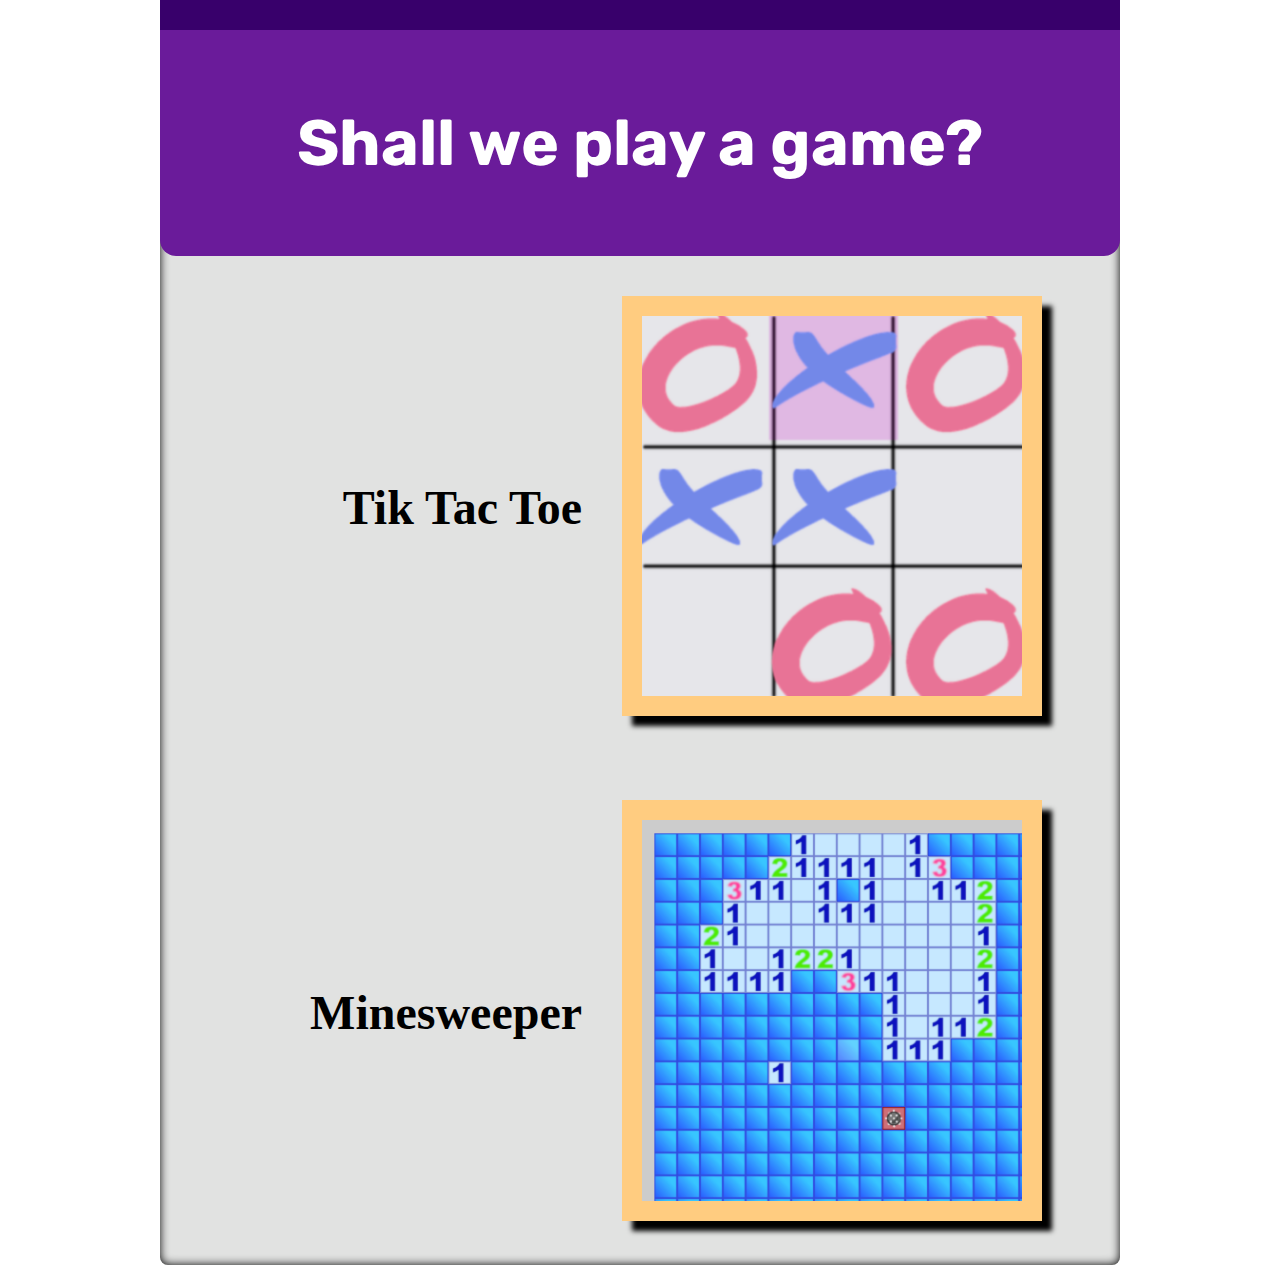
<file: index.html>
<!DOCTYPE html>
<html lang="en" dir="ltr">
  <head>
    <meta charset="utf-8">
    <link href="https://fonts.googleapis.com/css?family=Baloo+Chettan|Rubik:400i" rel="stylesheet">
    <link rel="stylesheet" href="css/normalize.css">
    <link rel="stylesheet" href="css/master.css">
    <title>Game Select</title>
  </head>
  
  <body>
    <div class="container">
      <header>
        <h1>Shall we play a game?</h1>
      </header>

      <main>
        <div class="wrapper">
          <h2 class="gameName">Tik Tac Toe</h2>
          <a  href="tic-tac-toe.html"><img class="gameImage" src="images/thumbnail-x-n-o.png" alt="Tik Tac Toe"></a>
        </div>

        <div class="wrapper">
          <h2 class="gameName">Minesweeper</h2>
          <a  href="minesweeper.html"><img class="gameImage" src="images/thumbnail-minesweep.png" alt="Minesweeper"></a>
        </div>
      </main>

    </div>
  </body>
</html>
</file>
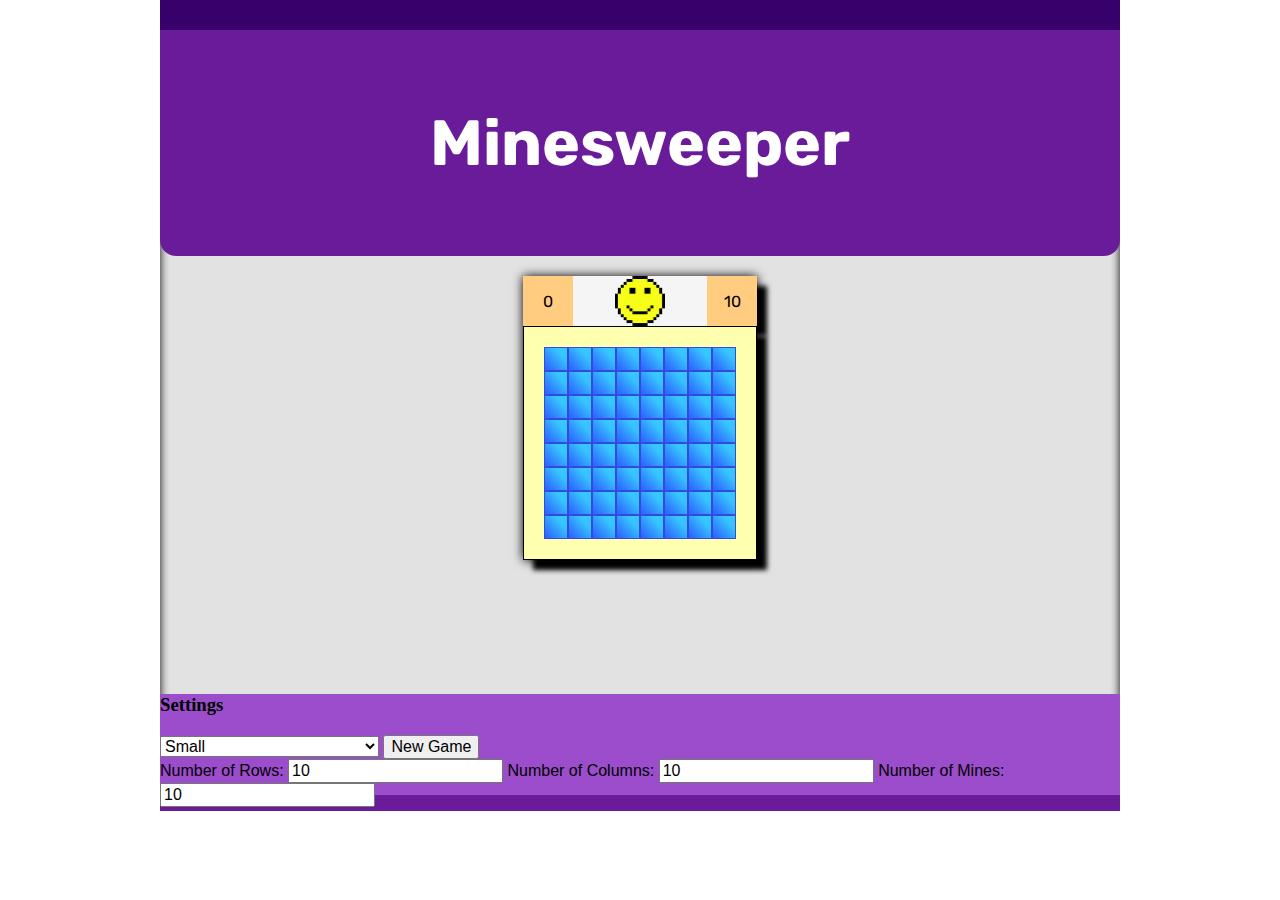
<file: minesweeper.html>
<!DOCTYPE html>
<html lang="en" dir="ltr">
  <head>
    <meta charset="utf-8">
    <link href="https://fonts.googleapis.com/css?family=Baloo+Chettan|Rubik:400i" rel="stylesheet">
    <link rel="stylesheet" href="css/normalize.css">
    <link rel="stylesheet" href="css/master.css">
    <link rel="stylesheet" href="css/minesweeper.css">

    <title>Mine Sweeper</title>

    <script src="js/minesweeper.js"></script>
    <script src="js/jQuery.js"></script>
    <script src="js/msjQ.js"></script>
  </head>

  <body>
    <div class="container">
      <header>
        <h1>Minesweeper</h1>
      </header>

      <main>
        <div class="game-container">
          
          <div class="game-info">
            <div class="info-text">
              <p id="timer">123</p>
            </div>
            <img id='smiley'>
            <div class="info-text">
              <p id="mines">99</p>
            </div>
          </div>

          <div class="game">
          </div>
        </div>

      </main>

      <footer>
        <h3>Settings</h3>
        <select id="game-select">
          <option value="small">Small</option>
          <option value="medium">Medium</option>
          <option value="large">Large</option>
          <option value="custom">Custom</option>
          <option value="">--Please choose an option--</option>
        </select>
        <input id="newGame" type="button" value="New Game" />

        <br />
        <label for="custom-rows">Number of Rows:</label>
        <input id="custom-rows" type="number" max='35'value="10"/>
        <label for="custom-columns">Number of Columns:</label>
        <input id="custom-columns" type="number" value="10"/>
        <label for="custom-mines">Number of Mines:</label>
        <input id="custom-mines" type="number" min='1' value="10"/>
      </footer>
    </div>
  </body>
</html>
</file>
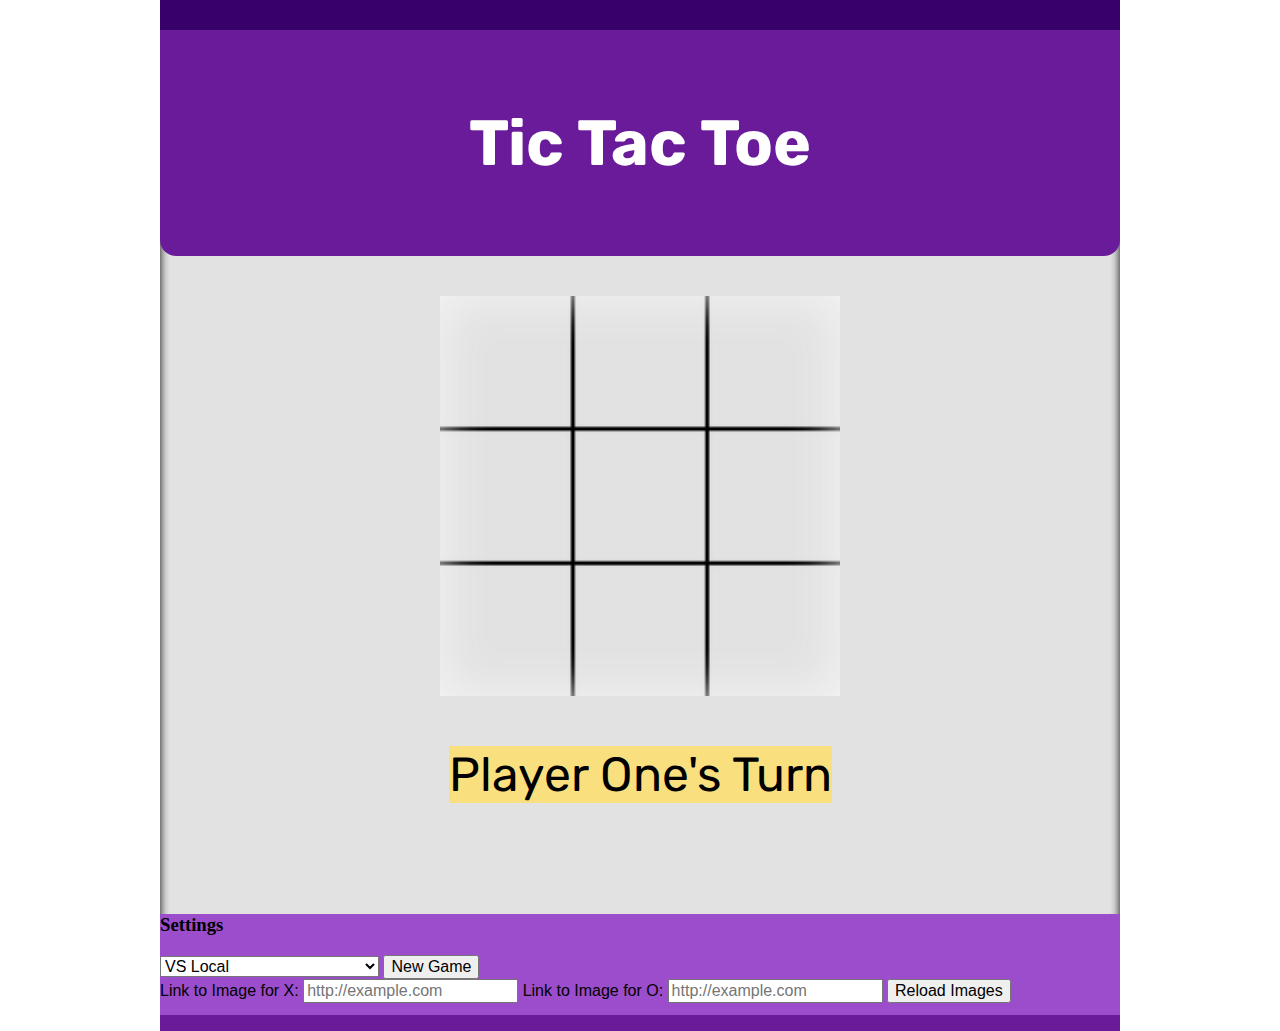
<file: tic-tac-toe.html>
<!DOCTYPE html>
<html lang="en" dir="ltr">
  <head>
    <meta charset="utf-8">
    <link href="https://fonts.googleapis.com/css?family=Baloo+Chettan|Rubik:400i" rel="stylesheet">
    <link rel="stylesheet" href="css/normalize.css">
    <link rel="stylesheet" href="css/master.css">
    <link rel="stylesheet" href="css/tic-tac-toe.css">

    <title>Tic Tac Toe</title>

    <script src="js/tic-tac-toe.js"></script>
    <script src="js/jQuery.js"></script>
    <script src="js/tttjQ.js"></script>
  </head>

  <body>
    <div class="container">
      <header>
        <h1>Tic Tac Toe</h1>
      </header>

      <main>
        <div class='game'>
          <div class="grid">
              <div class="button" id="id0"><img class='move'></div>
              <div class="button" id="id1"><img class='move'></div>
              <div class="button" id="id2"><img class='move'></div>
              <div class="button" id="id3"><img class='move'></div>
              <div class="button" id="id4"><img class='move'></div>
              <div class="button" id="id5"><img class='move'></div>
              <div class="button" id="id6"><img class='move'></div>
              <div class="button" id="id7"><img class='move'></div>
              <div class="button" id="id8"><img class='move'></div>
          </div>
          <p class='help'>How goes the game?</p>

        </div>
      </main>

      <footer>
        <h3>Settings</h3>
        <select id="game-select">
          <option value="vsLocal">VS Local</option>
          <option value="aiEasy">AI Easy</option>
          <option value="aiHard">AI Hard</option>
          <option value="vsOnline">VS Online/NA</option>
          <option value="">--Please choose an option--</option>
        </select>
        <input id="newGame" type="button" value="New Game" />
        <br>
        <label for="x-img">Link to Image for X:</label>
        <input id="x-img" type="url" placeholder="http://example.com"/>
        <label for="o-img">Link to Image for O:</label>
        <input id="o-img" type="url" placeholder="http://example.com"/>
        <input type="button" id="reload-img" value="Reload Images">
      </footer>
    </div>
  </body>
</html>
</file>
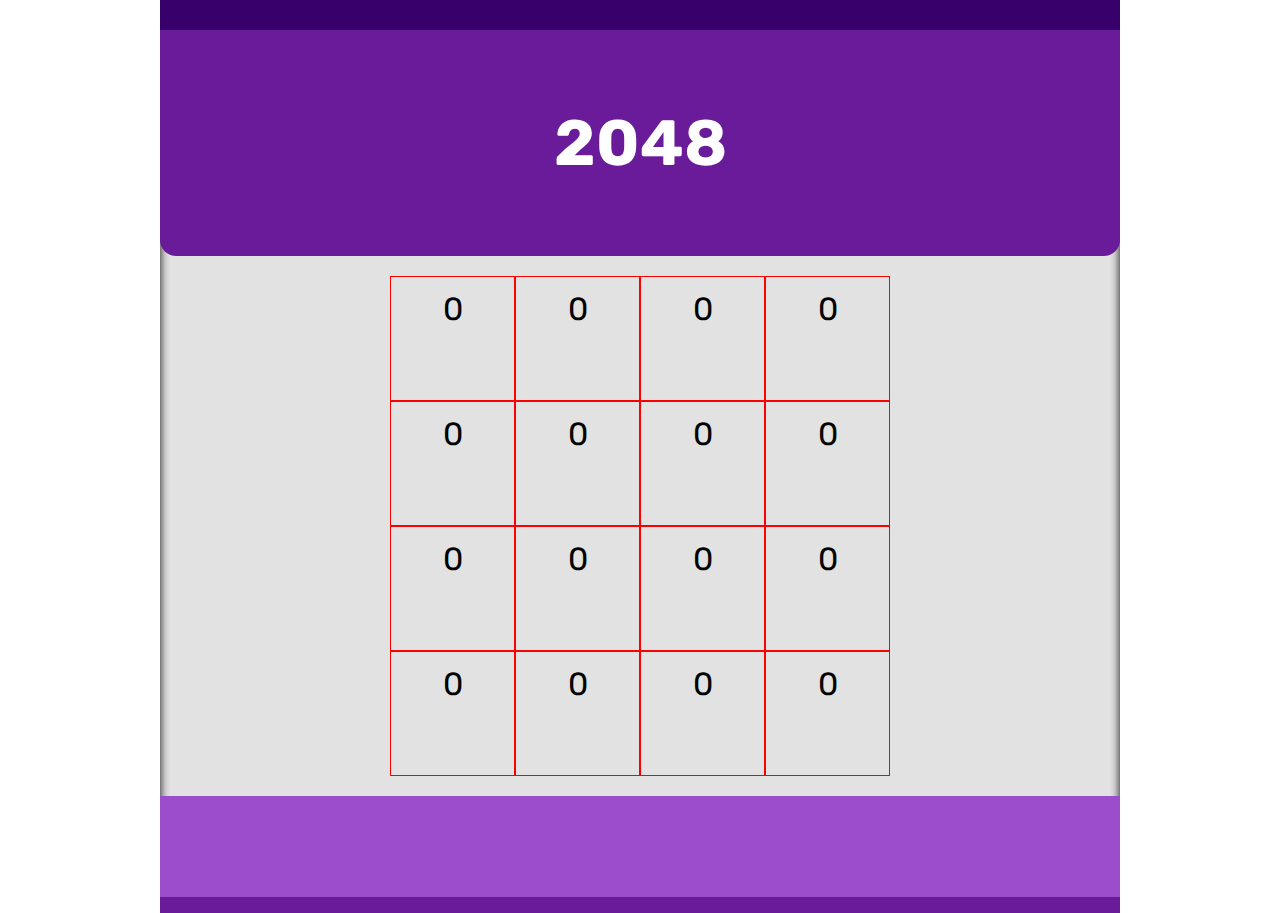
<file: two-o-four-eight.html>
<!DOCTYPE html>
<html lang="en" dir="ltr">
  <head>
    <meta charset="utf-8">
    <link href="https://fonts.googleapis.com/css?family=Baloo+Chettan|Rubik:400i" rel="stylesheet">
    <link rel="stylesheet" href="css/normalize.css">
    <link rel="stylesheet" href="css/master.css">
    <link rel="stylesheet" href="css/two-o-four-eight.css">

    <title>2048</title>

    <script src="js/two-o-four-eight.js"></script>
    <script src="js/jQuery.js"></script>
    <script src="js/tofejQ.js"></script>
  </head>

  <body>
    <div class="container">
      <header>
        <h1>2048</h1>
      </header>

      <main>
        <div class='game'>
          <div class="grid">


          </div>
        </div>
      </main>

      <footer>
        <!-- <h3>Settings</h3>
        <select id="game-select">
          <option value="vsLocal">VS Local</option>
          <option value="aiEasy">AI Easy</option>
          <option value="aiHard">AI Hard</option>
          <option value="vsOnline">VS Online/NA</option>
          <option value="">--Please choose an option--</option>
        </select>
        <input id="newGame" type="button" value="New Game" /> -->
      </footer>
    </div>
  </body>
</html>
</file>
<file: css/master.css>
*{
  box-sizing: border-box;
  /* border: 1px solid red; */
}

body{
  background-color: #fff;
}

.container{
   max-width: 960px;
   border-radius: 0.5em;
   margin: 0 auto;
   background-color: #E1E2E1;
   box-shadow: inset 0 0 10px #000000;
}

header{
  text-align: center;
  font-size: 200%;
  background-color: #6a1b9a;
  padding: 1em;
  border-bottom-left-radius: 0.5em;
  border-bottom-right-radius: 0.5em;
  color: white;
  border-top: 30px solid #38006b;
}

main{
  color: black;
}

.wrapper{
  display: flex;
  align-items: center;
  justify-content: center;
}

.gameName{
  width: 40%;
  text-align: right;
  font-size: 3em;
}


.gameImage{
  max-width: 420px;
  border: 20px solid #ffcc80;
  margin: 40px;
  box-shadow: 10px 10px 5px #000000;
}

footer{
  background-color: #9b4dcb;
  height: 7.3em;
  border-bottom: 1em solid #6a1b9a;
}

h2, h3{
  font-family: 'Baloo Chettan', cursive;
}

h1, p{
  font-family: 'Rubik', sans-serif;
}
</file>
<file: css/minesweeper.css>
main{
  text-align: center;
  min-height: 420px;
  }

.game-container{
  display: inline-block;
  background-color: #f5f5f6;
  margin: 20px;
  box-shadow: 0 0 10px #000000;
}

#smiley{
  width: 50px;
  height: 50px;
}

.info-text{
  background: #ffcc80;
  width: 50px;
  height: 50px;
}

.game-info{
  display: flex;
  justify-content: space-between;
  box-shadow: 10px 10px 5px #000000;
}

.game{
  display: inline-block;
  border: 1px solid black;
  background-color: #ffffb0;
  padding: 20px;
  margin: 0 auto;
  box-shadow: 10px 10px 5px #000000;

}

.row{
  display: flex;
}

.square{
  height: 24px;
  width: 24px;
}

.hidden {
  background: url('../images/cell.png');
}

.hidden:hover{
  background: url('../images/cellOver.png');
}

.hidden:active{
  background: url('../images/cellDown.png');
}

.zero{
  background: url('../images/emptyCell.png');
}

.one{
  background: url('../images/1cell.png');
}

.two{
  background: url('../images/2cell.png');
}

.three{
  background: url('../images/3cell.png');
}

.four{
  background: url('../images/4cell.png');
}

.five{
  background: url('../images/5cell.png');
}

.six{
  background: url('../images/6cell.png');
}

.seven{
  background: url('../images/7cell.png');
}

.eight{
  background: url('../images/8cell.png');
}

.nine{
  background: url('../images/9cell.png');
}

.explodeMine{
  background: url('../images/explodedMineCell.png');
}

.flag{
  background: url('../images/flaggedCell.png');
}
</file>
<file: css/tic-tac-toe.css>
.game{
  text-align: center;
}

main{
  min-height: 600px;
}

.grid{
  background-image: url('../images/grid2.png');
  background-position: center center;
  background-size: 112%;

  width: 400px;
  height: 400px;

  display: grid;
  grid-template-columns: 1fr 1fr 1fr;
  grid-template-rows: 1fr 1fr 1fr;
  grid-gap: 5px;

  margin: 40px auto;
  box-shadow: inset 0 0 50px #f5f5f6;
}

p{
  text-align: center;
  display: inline-block;
  background-color: #FADF7F;
  font-size: 3em;
  margin: 10px auto;
}

.button:hover{
  background-color: #ffffb0;
  opacity: 0.7;
}

.xMove, .oMove{
  max-width:100%;
  max-height:100%;
}

#id0{
  grid-column: 1/1;
  grid-row: 1/1;
}

#id1{
  grid-column: 2/2;
  grid-row: 1/1;
}

#id2{
  grid-column: 3/3;
  grid-row: 1/1;
}

#id3{
  grid-column: 1/1;
  grid-row: 2/2;
}

#id4{
  grid-column: 2/2;
  grid-row: 2/2;
}

#id5{
  grid-column: 3/3;
  grid-row: 2/2;
}

#id6{
  grid-column: 1/1;
  grid-row: 3/3;
}

#id7{
  grid-column: 2/2;
  grid-row: 3/3;
}

#id8{
  grid-column: 3/3;
  grid-row: 3/3;
}
</file>
<file: css/two-o-four-eight.css>
.grid{
  display: grid;
  height: 500px;
  width: 500px;
  margin: 20px auto;
}

.square{
  border: 1px solid red;
  text-align: center;
}

p{
  line-height: 0;
  font-size: 2em;
}
</file>
